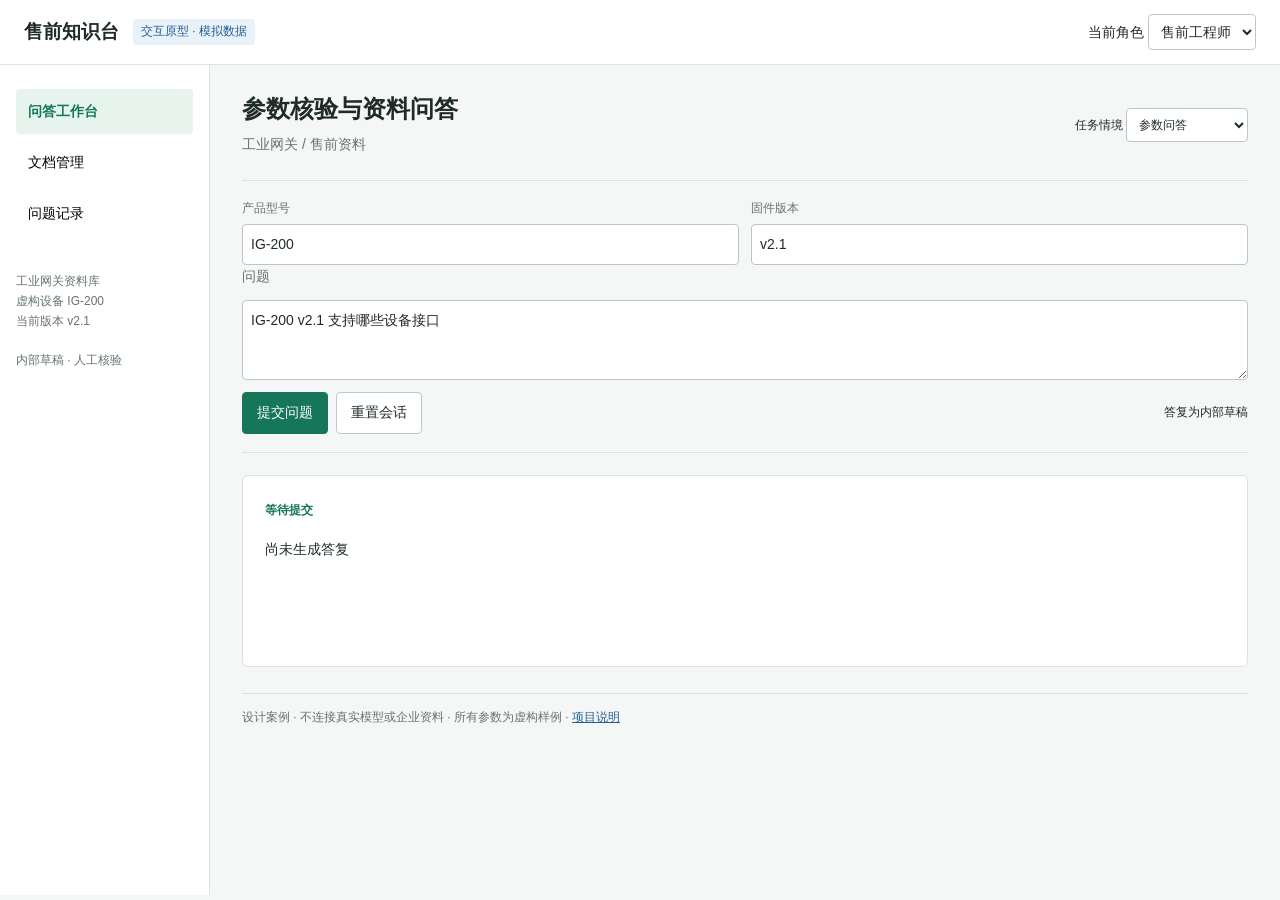
<file: knowledge-assistant-prd/prototype/index.html>
<!doctype html>
<html lang="zh-CN">
<head>
<meta charset="utf-8">
<meta name="viewport" content="width=device-width,initial-scale=1">
<title>售前知识台 · 产品设计原型</title>
<style>
:root{--ink:#202b29;--muted:#66736f;--line:#dce3df;--green:#16765a;--red:#a43e3e;--blue:#245f94;--bg:#f5f7f6}*{box-sizing:border-box}body{margin:0;background:var(--bg);color:var(--ink);font:14px/1.65 "Microsoft YaHei","Segoe UI",sans-serif;letter-spacing:0}button,input,select,textarea{font:inherit}button{cursor:pointer}button:disabled{cursor:not-allowed;opacity:.55}button:focus-visible,a:focus-visible,input:focus-visible,select:focus-visible{outline:3px solid #449ae0;outline-offset:2px}header{background:white;border-bottom:1px solid var(--line);padding:14px 24px;display:flex;align-items:center;gap:14px;flex-wrap:wrap}header strong{font-size:19px}.tag{font-size:12px;color:var(--blue);background:#e9f2f9;padding:3px 8px;border-radius:4px}header label{margin-left:auto}select,input,textarea{border:1px solid #bac8c1;border-radius:4px;background:white;color:var(--ink);padding:8px;max-width:100%}.shell{display:grid;grid-template-columns:210px minmax(0,1fr);min-height:calc(100vh - 70px)}aside{background:white;border-right:1px solid var(--line);padding:24px 16px}nav{display:grid;gap:6px}nav button{padding:11px 12px;text-align:left;border:0;background:none;border-radius:4px}nav button[aria-selected=true]{color:var(--green);background:#e7f3ed;font-weight:700}.aside-meta{margin-top:36px;font-size:12px;color:var(--muted)}main{padding:28px 32px;max-width:1240px;width:100%;min-width:0}h1{font-size:24px;line-height:1.35;margin:0 0 8px}h2{font-size:16px;margin:0 0 10px}p{margin:8px 0}.muted{color:var(--muted)}.section-head{display:flex;align-items:center;justify-content:space-between;gap:20px;flex-wrap:wrap;margin-bottom:24px}.section-head label{font-size:12px}.view[hidden]{display:none}.row{display:flex;gap:12px;flex-wrap:wrap}.field{flex:1;min-width:180px}.field label{display:block;font-size:12px;color:var(--muted);margin-bottom:5px}.field input{width:100%}.composer{border-top:1px solid var(--line);border-bottom:1px solid var(--line);padding:18px 0}.composer textarea{display:block;width:100%;resize:vertical;margin:12px 0;min-height:80px}.primary,.secondary{border:1px solid var(--green);padding:8px 14px;border-radius:4px;min-height:40px}.primary{background:var(--green);color:white}.secondary{border-color:#bdcac3;background:white;color:var(--ink)}.actions{display:flex;align-items:center;gap:8px;flex-wrap:wrap}.right{margin-left:auto;font-size:12px}.answer{margin-top:22px;background:white;border:1px solid var(--line);padding:22px;border-radius:6px;min-height:192px}.answer.state-conflict,.answer.state-no_evidence,.answer.state-denied,.answer.state-timeout,.answer.state-risk{border-left:4px solid #c79731}.status{display:inline-block;font-size:12px;color:var(--green);margin-bottom:10px;font-weight:700}.answer h2{font-size:17px}.citations{margin:16px 0;display:grid;gap:6px}.citation{text-align:left;background:#f0f6f3;border:1px solid #c8dcd2;border-radius:4px;padding:10px;color:#245642}.feedback{margin-top:18px;border-top:1px solid var(--line);padding-top:14px;display:flex;gap:8px;align-items:center;flex-wrap:wrap}.notice{font-size:12px;color:var(--muted);margin-top:14px}.table-wrap{overflow:auto;border-top:1px solid var(--line)}table{width:100%;border-collapse:collapse;font-size:13px;min-width:580px}th,td{text-align:left;padding:13px 12px;border-bottom:1px solid var(--line);vertical-align:top}th{color:var(--muted);background:#edf1ef;font-weight:600}td button{font-size:12px;padding:5px 10px;min-height:32px}.pill{font-size:12px;color:var(--green)}.failed{color:var(--red)}.upload-bar{display:flex;gap:12px;align-items:end;flex-wrap:wrap;margin-bottom:20px}.upload-bar label{font-size:12px;display:grid;gap:5px}.upload-bar input{max-width:300px}.empty{padding:35px 0;color:var(--muted)}dialog{border:1px solid var(--line);border-radius:6px;padding:24px;width:min(590px,calc(100% - 28px));max-height:90vh;overflow:auto;color:var(--ink)}dialog::backdrop{background:rgba(20,35,30,.3)}dialog pre{white-space:pre-wrap;word-break:break-word;background:#f1f5f3;padding:15px;font:14px/1.8 inherit}dialog textarea{width:100%;min-height:80px;margin:10px 0}.dialog-head{display:flex;justify-content:space-between;align-items:center;gap:12px}.close{background:white;border:1px solid var(--line);border-radius:4px;width:32px;height:32px;font-size:18px}#toast{position:fixed;bottom:20px;right:20px;background:#25483c;color:white;border-radius:4px;padding:10px 16px;max-width:calc(100% - 40px);z-index:5}footer{font-size:12px;color:var(--muted);border-top:1px solid var(--line);margin-top:26px;padding-top:14px}a{color:var(--blue)}@media(max-width:720px){header{padding:12px 16px}header label{margin-left:0;width:100%}.shell{display:block}aside{padding:10px 16px;border-right:0;border-bottom:1px solid var(--line)}nav{display:flex;flex-wrap:wrap}nav button{padding:8px}.aside-meta{display:none}main{padding:20px 16px}.section-head{gap:12px;margin-bottom:18px}.section-head label{width:100%;display:grid;gap:4px}.section-head select{width:100%}.field{min-width:140px}.answer{padding:16px}.right{margin-left:0;width:100%}h1{font-size:22px}.upload-bar input{max-width:100%}}
</style>
</head>
<body>
<header><strong>售前知识台</strong><span class="tag">交互原型 · 模拟数据</span><label for="role">当前角色 <select id="role"><option value="presales">售前工程师</option><option value="editor">资料维护人</option></select></label></header>
<div class="shell">
<aside><nav aria-label="工作区"><button data-view="qa" aria-selected="true">问答工作台</button><button data-view="documents" aria-selected="false">文档管理</button><button data-view="tickets" aria-selected="false">问题记录</button></nav><div class="aside-meta">工业网关资料库<br>虚构设备 IG-200<br>当前版本 v2.1<br><br>内部草稿 · 人工核验</div></aside>
<main>
<section class="view" id="qa">
<div class="section-head"><div><h1>参数核验与资料问答</h1><span class="muted">工业网关 / 售前资料</span></div><label for="scenario">任务情境 <select id="scenario"><option value="normal">参数问答</option><option value="missing">缺少型号与版本</option><option value="no_evidence">无资料依据</option><option value="conflict">版本资料冲突</option><option value="denied">资料不可访问</option><option value="timeout">请求超时</option><option value="risk">危险操作请求</option></select></label></div>
<form id="questionForm" class="composer"><div class="row"><div class="field"><label for="model">产品型号</label><input id="model" value="IG-200" maxlength="80"></div><div class="field"><label for="version">固件版本</label><input id="version" value="v2.1" maxlength="80"></div></div><label for="query" class="muted">问题</label><textarea id="query" maxlength="1000" required>IG-200 v2.1 支持哪些设备接口</textarea><div class="actions"><button class="primary" id="submit" type="submit">提交问题</button><button class="secondary" id="reset" type="button">重置会话</button><span class="right">答复为内部草稿</span></div></form>
<article class="answer" id="answer" aria-live="polite"></article>
</section>
<section class="view" id="documents" hidden><div class="section-head"><div><h1>文档管理</h1><span class="muted">资料状态与版本</span></div><span id="editorHint" class="tag">只读</span></div><div class="upload-bar"><label>选择文档<input id="file" type="file" accept=".txt,.md,.pdf,.docx"></label><button class="primary" id="importFile">导入文档</button></div><div class="table-wrap"><table><thead><tr><th>文档</th><th>版本</th><th>状态</th><th>访问范围</th><th>操作</th></tr></thead><tbody id="docRows"></tbody></table></div><p class="notice">本地TXT/MD仅预览文本 PDF/DOCX展示待解析分支 不进行真实解析或发布</p></section>
<section class="view" id="tickets" hidden><div class="section-head"><div><h1>问题记录</h1><span class="muted">会话内登记</span></div></div><div id="ticketRows"></div></section>
<footer>设计案例 · 不连接真实模型或企业资料 · 所有参数为虚构样例 · <a href="../README.md">项目说明</a></footer>
</main>
</div>
<dialog id="sourceDialog"><div class="dialog-head"><h2>引用原文</h2><button class="close" aria-label="关闭引用" data-close="sourceDialog">×</button></div><p class="muted">IG-200 产品手册 · v2.1 · 第3节</p><pre>【虚构演示资料】
IG-200 v2.1 提供两路 RS-485 接口。
支持 Modbus RTU 数据采集。是否可接入特定设备需确认设备协议与寄存器表。
本文不提供真实设备操作依据。</pre></dialog>
<dialog id="ticketDialog"><div class="dialog-head"><h2>提交技术审核</h2><button class="close" aria-label="关闭工单" data-close="ticketDialog">×</button></div><p id="ticketContext"></p><label for="ticketNote">补充说明</label><textarea id="ticketNote" maxlength="1000" placeholder="需要确认的参数或适用条件"></textarea><button class="primary" id="confirmTicket">登记工单</button><p class="notice">只登记在当前页面 不发送给外部人员</p></dialog>
<dialog id="previewDialog"><div class="dialog-head"><h2>文档预览</h2><button class="close" aria-label="关闭预览" data-close="previewDialog">×</button></div><pre id="previewText"></pre></dialog>
<div id="toast" role="status" hidden></div>
<script src="app.js"></script>
</body>
</html>
</file>
